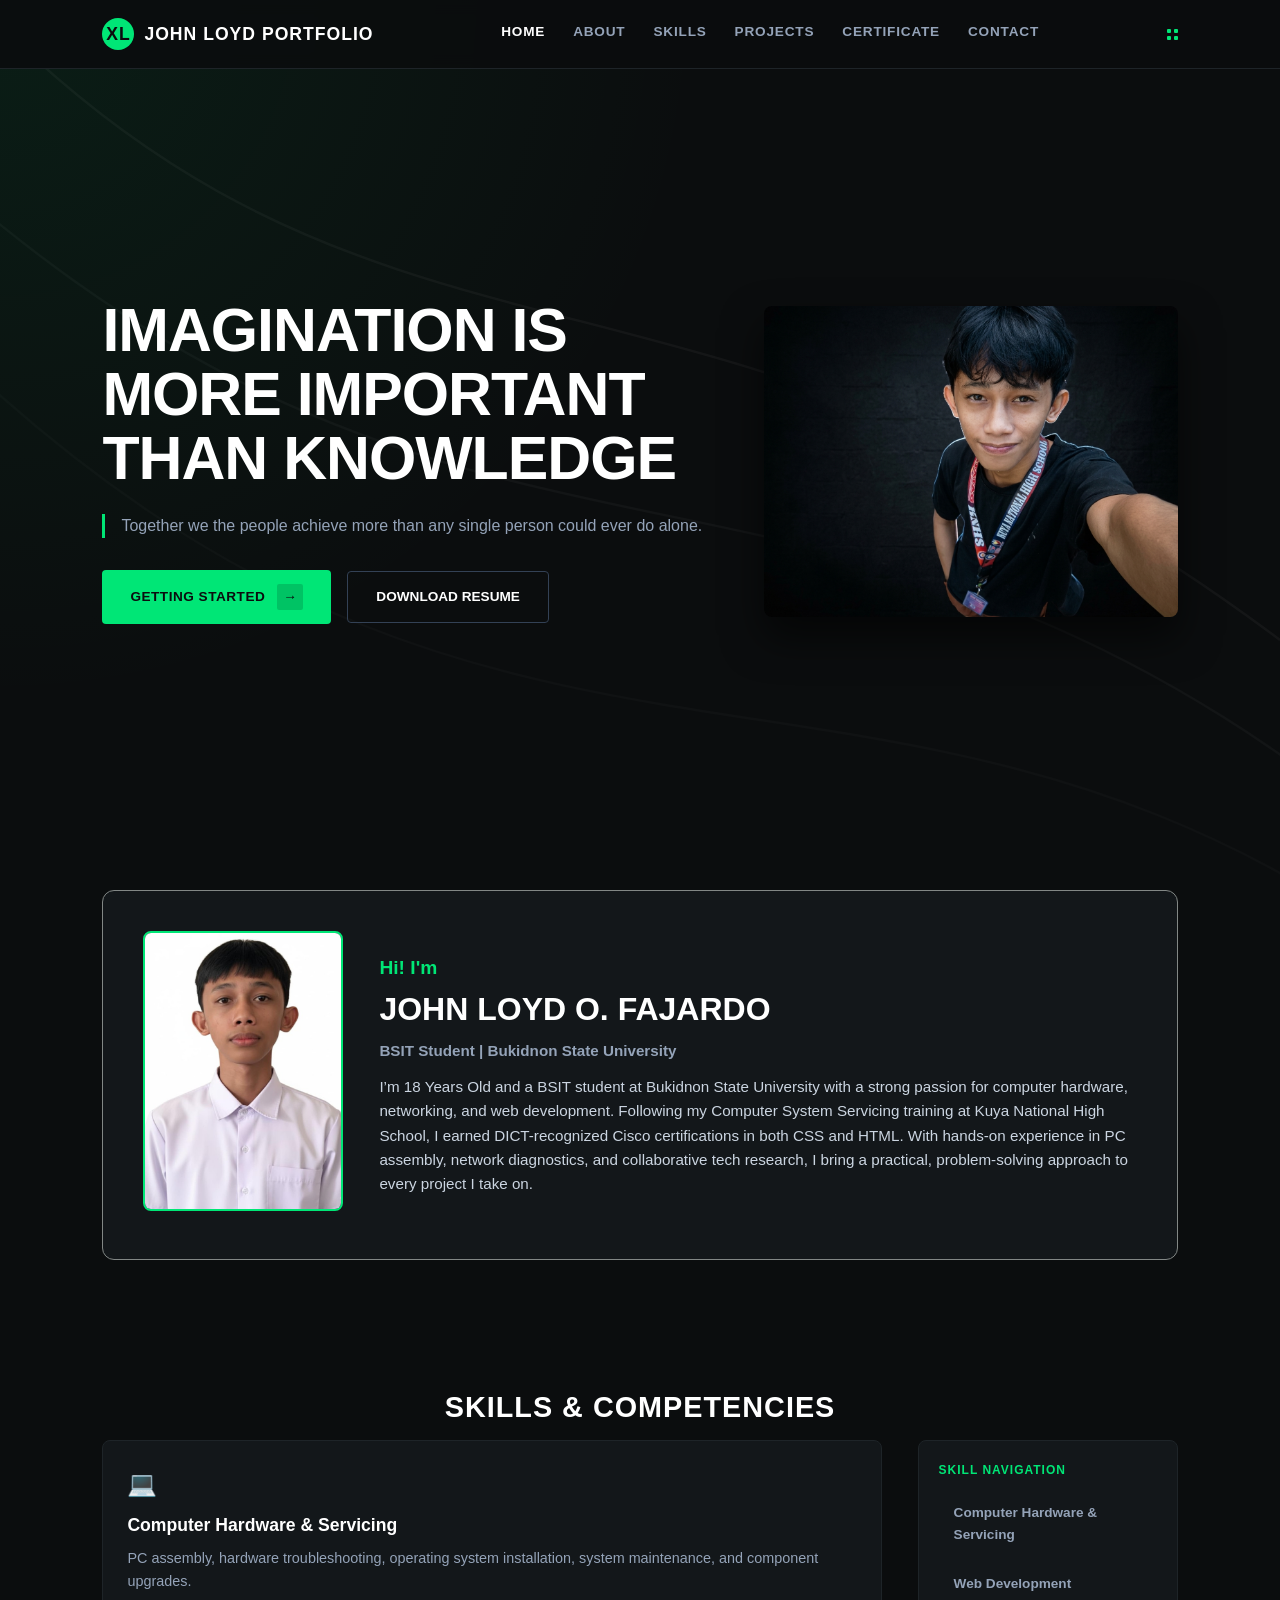
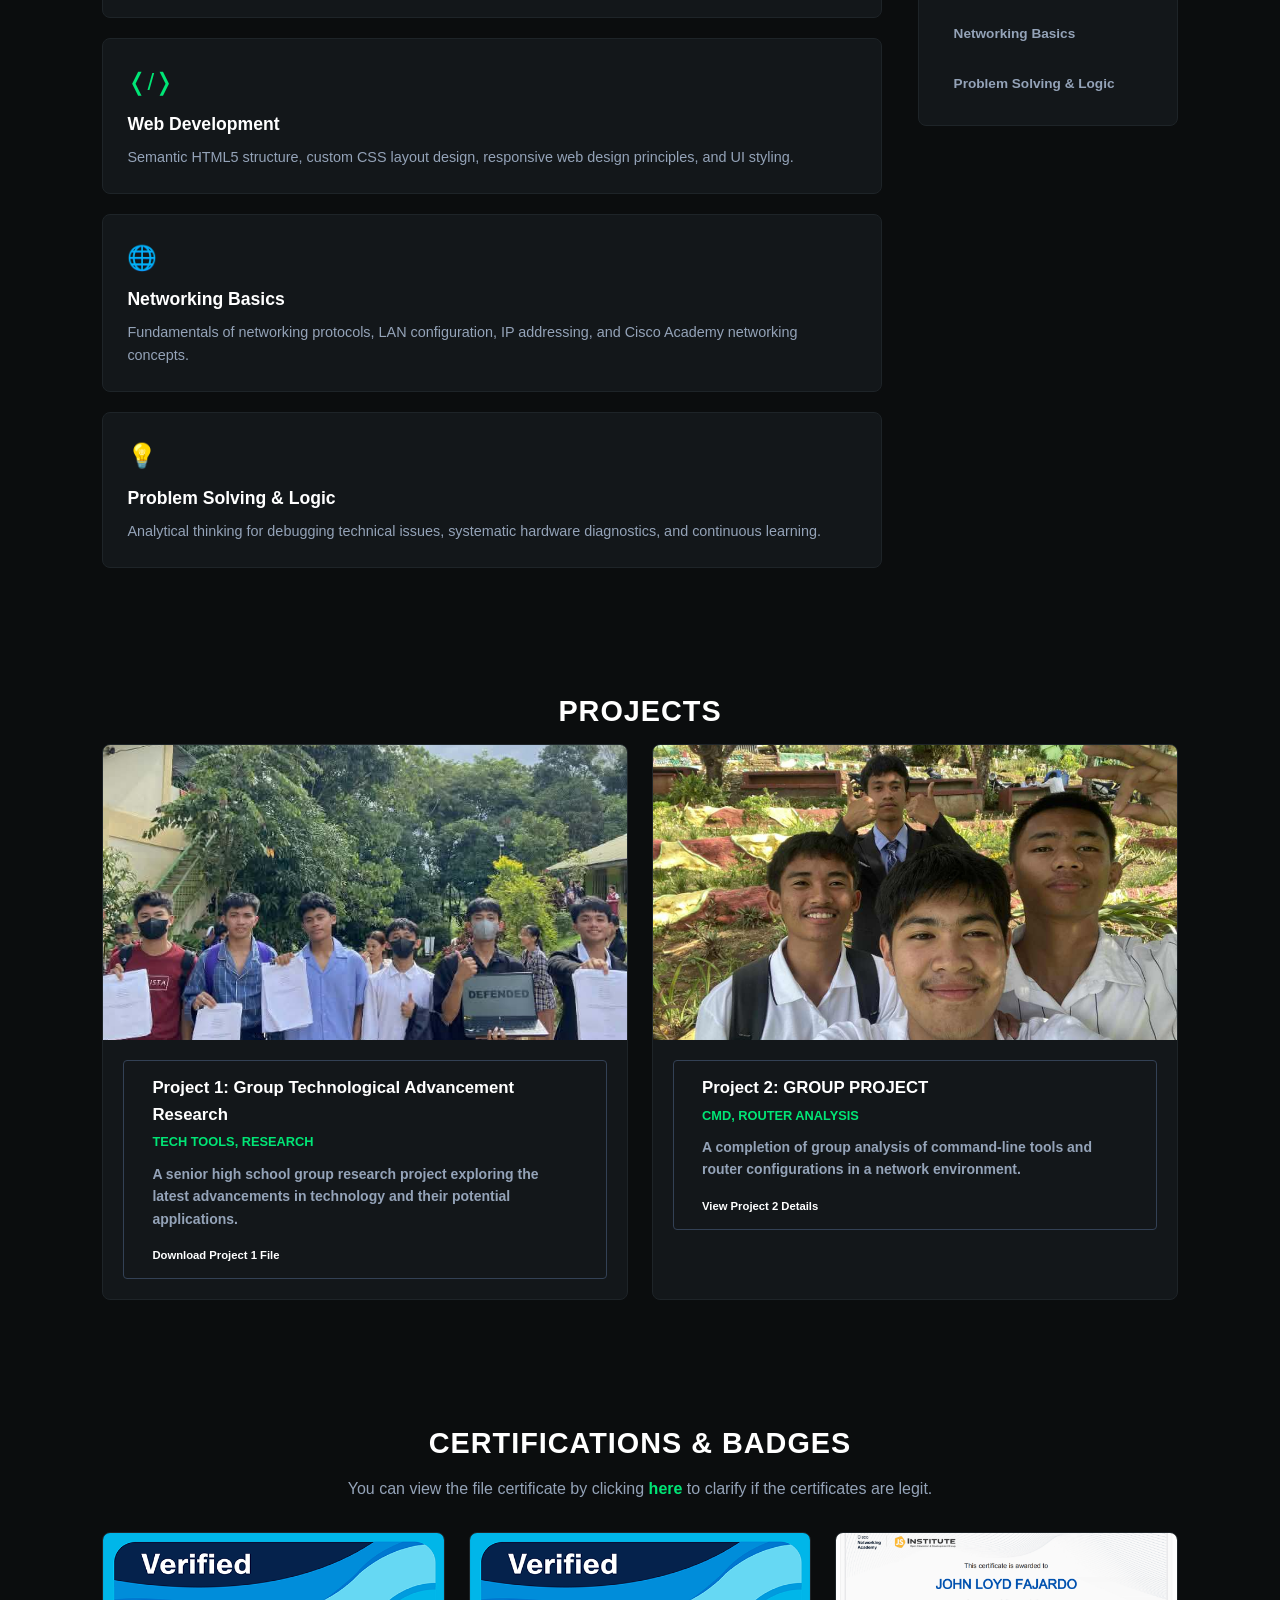
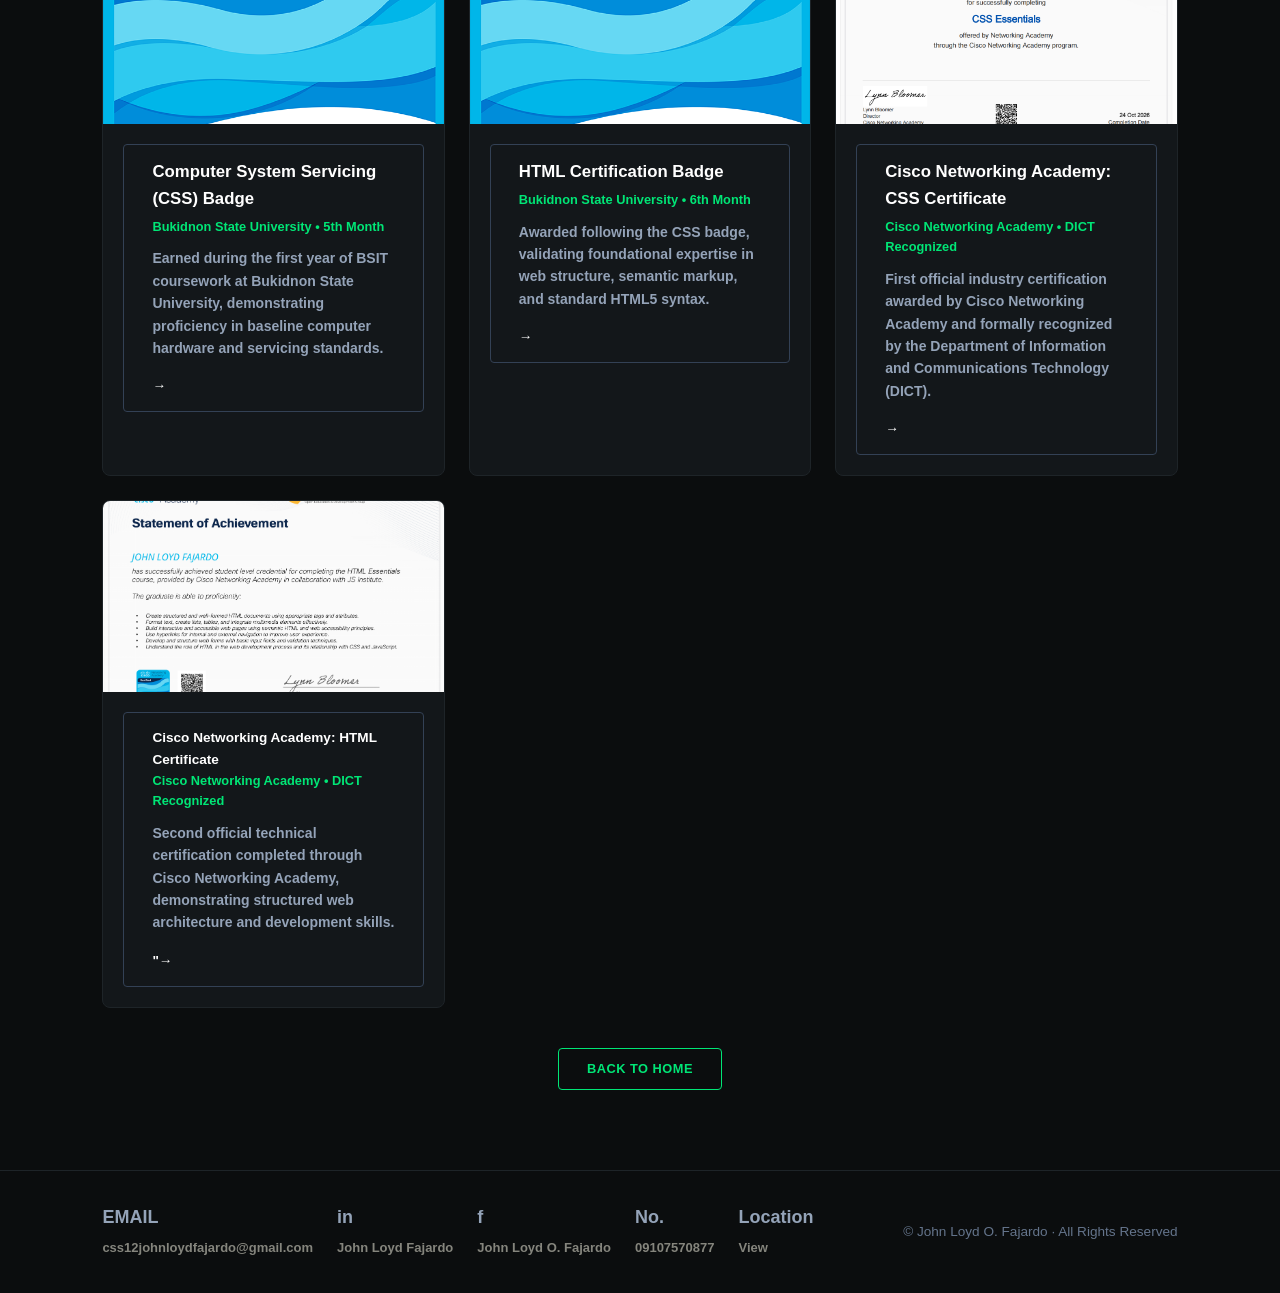
<file: index.html>
<!DOCTYPE html>
<html lang="en">
<head>
    <meta charset="UTF-8">
    <meta name="viewport" content="width=device-width, initial-scale=1.0">
    <title>Portfolio - John Loyd O. Fajardo</title>
    <link rel="stylesheet" href="css.css"/> 
</head>
<body>
        

    <!-- Header Section -->
    <header>
        <a href="#hero" class="logo">
            <span class="logo-badge">XL</span>
            <span class="logo-text">JOHN LOYD <span>PORTFOLIO</span></span>
        </a>
        <nav>
            <ul>
                <li><a href="#hero" class="active">HOME</a></li>
                <li><a href="#about">ABOUT</a></li>
                <li><a href="#skills">SKILLS</a></li>
                <li><a href="#projects">PROJECTS</a></li>
                <li><a href="#work">CERTIFICATE</a></li>
                <li><a href="#contact">CONTACT</a></li>
            </ul>
            
        </nav>
        <div class="header-actions">
           <div class="grid-menu-icon"><span></span><span></span><span></span><span></span></div>
        </div>
    </header>

    <!-- Main Content -->
    <main>
        <!-- Hero Section -->
        <section id="hero">
            <div class="hero-container">
                <div class="hero-text-content">
                    <h1 class="hero-title">IMAGINATION IS MORE IMPORTANT THAN KNOWLEDGE</h1>
                    <div class="hero-quote-box">
                        <p>Together we the people achieve more than any single person could ever do alone.</p>
                    </div>
                    <div class="hero-buttons">
                        <a href="#work" class="btn-hero-primary">GETTING STARTED <span class="arrow">&rarr;</span></a>
                        <a href="resume.html" class="btn-hero-secondary">DOWNLOAD RESUME</a>
                    </div>
                </div>
                <div class="hero-image-wrapper">
                    <img src="assets/ako bay.jpg" alt="John Loyd O. Fajardo Photo" class="hero-person-img">
                </div>
            </div>
        </section>

        <!-- About & Profile Highlight Section -->
        <section id="about">
            <div id="about-intro">
                <div class="profile-img-container">
                    <img src="assets/Screenshot_20260809-183357~2.jpg" alt="John Loyd O. Fajardo Profile Photo" class="profile-img">
                </div>
                <div class="profile-bio">
                    <h1>Hi! I'm</h1>
                    <h2>JOHN LOYD O. FAJARDO</h2>
                    <p class="subtitle">BSIT Student | Bukidnon State University</p>
                    <p class="description">
                        I’m 18 Years Old and a BSIT student at Bukidnon State University with a strong passion for computer hardware, networking, and web development. Following my Computer System Servicing training at Kuya National High School, I earned DICT-recognized Cisco certifications in both CSS and HTML. With hands-on experience in PC assembly, network diagnostics, and collaborative tech research, I bring a practical, problem-solving approach to every project I take on.
                    </p>
                </div>
            </div>
        </section>

        <!-- Skills Section with Interactive Sidebar -->
        <section id="skills">
            <h2 class="section-title">SKILLS &amp; COMPETENCIES</h2>
            
            <div class="skills-layout-container">
                <!-- Left Column: Skill Cards -->
                <div class="skills-content">
                    <div class="skill-card" id="hardware">
                        <div class="skill-icon">&#128187;</div>
                        <h3>Computer Hardware &amp; Servicing</h3>
                        <p>PC assembly, hardware troubleshooting, operating system installation, system maintenance, and component upgrades.</p>
                    </div>

                    <div class="skill-card" id="webdev">
                        <div class="skill-icon">&#10092;&#47;&#10093;</div>
                        <h3>Web Development</h3>
                        <p>Semantic HTML5 structure, custom CSS layout design, responsive web design principles, and UI styling.</p>
                    </div>

                    <div class="skill-card" id="networking">
                        <div class="skill-icon">&#127760;</div>
                        <h3>Networking Basics</h3>
                        <p>Fundamentals of networking protocols, LAN configuration, IP addressing, and Cisco Academy networking concepts.</p>
                    </div>

                    <div class="skill-card" id="problem-solving">
                        <div class="skill-icon">&#128161;</div>
                        <h3>Problem Solving &amp; Logic</h3>
                        <p>Analytical thinking for debugging technical issues, systematic hardware diagnostics, and continuous learning.</p>
                    </div>
                </div>

                <!-- Right Column: Interactive Sidebar Navigation -->
                <aside class="skills-sidebar">
                    <span class="sidebar-label">SKILL NAVIGATION</span>
                    <nav class="sidebar-nav">
                        <a href="#hardware" class="nav-item">Computer Hardware &amp; Servicing</a>
                        <a href="#webdev" class="nav-item">Web Development</a>
                        <a href="#networking" class="nav-item">Networking Basics</a>
                        <a href="#problem-solving" class="nav-item">Problem Solving &amp; Logic</a>
                    </nav>
                </aside>
            </div>
        </section>

        <!-- Projects Section -->
        <section id="projects">
            <h2 class="section-title">PROJECTS</h2>
            <div class="projects-grid">
                <article class="project-card">
                    <div class="card-img-wrapper">
                        <img src="assets/projects.jpg" alt="Project 1 Screenshot">
                    </div>
                    <div class="card-content">
                        <a href="assets/FINALLLLL-NI-FRIENDS-HAHA.docx" class="btn-hero-secondary" target="_blank">
                        <h3>Project 1: Group Technological Advancement Research</h3>
                        <p class="meta">TECH TOOLS, RESEARCH</p>
                        <p>A senior high school group research project exploring the latest advancements in technology and their potential applications.</p>
                        <!-- BALIKAN RA TAKA --><h5>Download Project 1 File</h5>
                        </a>
                    </div>
                </article>

                <article class="project-card">
                    <div class="card-img-wrapper">
                        <img src="assets/GROUP PROJECT.jpg" alt="Project 2 Screenshot">
                    </div>
                    <div class="card-content">
                        <a href="certificate.html" class="btn-hero-secondary">
                        <h3>Project 2: GROUP PROJECT</h3>
                        <p class="meta">CMD, ROUTER ANALYSIS</p>
                        <p>A completion of group analysis of command-line tools and router configurations in a network environment.</p>
                        <h5>View Project 2 Details</h5>
                        </a>
                    </div>
                </article>
            </div>
        </section>

        <!-- Selected Projects & Credentials Section -->
        <section id="work">
            <h2 class="section-title">CERTIFICATIONS &amp; BADGES</h2>
            <p class="cert-info">You can view the file certificate by clicking <a href="certificate.html" class="btn-link">here</a> to clarify if the certificates are legit.</p>
            
            <div class="projects-grid">
                <!-- Card 1: CSS Badge -->
                <article class="project-card">
                    <div class="card-img-wrapper">
                        <img src="assets/CSS.png" alt="CSS Badge">
                    </div>
                    <div class="card-content">
                         <a href="https://www.credly.com/badges/e6f68c08-15a9-4c7a-9081-e4d6766f51fa" class="btn-hero-secondary">
                        <h3>Computer System Servicing (CSS) Badge</h3>
                        <p class="meta">Bukidnon State University &bull; 5th Month</p>
                        <p>Earned during the first year of BSIT coursework at Bukidnon State University, demonstrating proficiency in baseline computer hardware and servicing standards.</p>
                        <span class="arrow">&rarr;</span></a>
                    </div>
                </article>

                <!-- Card 2: HTML Badge -->
                <article class="project-card">
                    <div class="card-img-wrapper">
                        <img src="assets/HTML.png" alt="HTML Badge">
                    </div>
                    <div class="card-content">
                        <a href="https://www.credly.com/badges/8f2b3ab8-14d4-4887-8e32-2dc9edf7d67f" class="btn-hero-secondary">
                        <h3>HTML Certification Badge</h3>
                        <p class="meta">Bukidnon State University &bull; 6th Month</p>
                        <p>Awarded following the CSS badge, validating foundational expertise in web structure, semantic markup, and standard HTML5 syntax.</p>
                        <span class="arrow">&rarr;</span></a>
                    </div>
                </article>

                <!-- Card 3: Cisco CSS Certificate -->
                <article class="project-card">
                    <div class="card-img-wrapper">
                        <img src="assets/Screenshot 2026-10-27 200902.png" alt="Cisco CSS Certificate">
                    </div>
                    <div class="card-content">
                        <a href="https://www.netacad.com/certificates/?issuanceId=e4627946-93c9-4b45-96c3-47423ff919a2" class="btn-hero-secondary">
                        <h3>Cisco Networking Academy: CSS Certificate</h3>
                        <p class="meta">Cisco Networking Academy &bull; DICT Recognized</p>
                        <p>First official industry certification awarded by Cisco Networking Academy and formally recognized by the Department of Information and Communications Technology (DICT).</p>
                        <span class="arrow">&rarr;</span></a>
                    </div>
                </article>

                <!-- Card 4: Cisco HTML Certificate -->
                <article class="project-card">
                    <div class="card-img-wrapper">
                        <img src="assets/Screenshot 2026-10-27 200957.png" alt="Cisco HTML Certificate">
                    </div>
                    <div class="card-content">
                        <a href="https://www.netacad.com/certificates/?issuanceId=49da03f1-0a9f-4d2f-a23c-14f758cf8015" class="btn-hero-secondary"
                        <h3>Cisco Networking Academy: HTML Certificate</h3>
                        <p class="meta">Cisco Networking Academy &bull; DICT Recognized</p>
                        <p>Second official technical certification completed through Cisco Networking Academy, demonstrating structured web architecture and development skills.</p>
                         "<span class="arrow">&rarr;</span></a>
                    </div>
                </article>
            </div>

            <div class="action-wrapper">
                <a href="#hero" class="btn-outline">BACK TO HOME</a>
            </div>
        </section>
    </main>

    <!-- Footer Section -->
    <footer id="contact">
        <nav>
            <ul>
                <li><a href="mailto:css12johnloydfajardo@gmail.com">EMAIL<br><strong>css12johnloydfajardo@gmail.com</strong></a></li>
                <li><a href="https://ph.linkedin.com/in/john-lloyd-fajardo-187b59421" class="btn-secondary" rel="noopener noreferrer">in<br><strong>John Loyd Fajardo</strong></a></li>
                <li><a href="https://web.facebook.com/john.loyd.fajardo.2025" target="_blank">f<br><strong>John Loyd O. Fajardo</strong></a></li>
                <li><a href="tel:09107570877">No.<br><strong>09107570877</strong></a></li>
                <li><a href="https://www.google.com/maps/@7.8142369,124.8943769,428m/data=!3m1!1e3!5m1!1e1?entry=ttu&g_ep=EgoyMDI2MTEwOC4wIKXMDSoASAFQAw%3D%3D" target="_blank">Location<br><strong>View</strong></a></li>
            </ul>
        </nav>
        <p>&copy; John Loyd O. Fajardo &middot; All Rights Reserved</p>
    </footer>

</body>
</html>
</file>
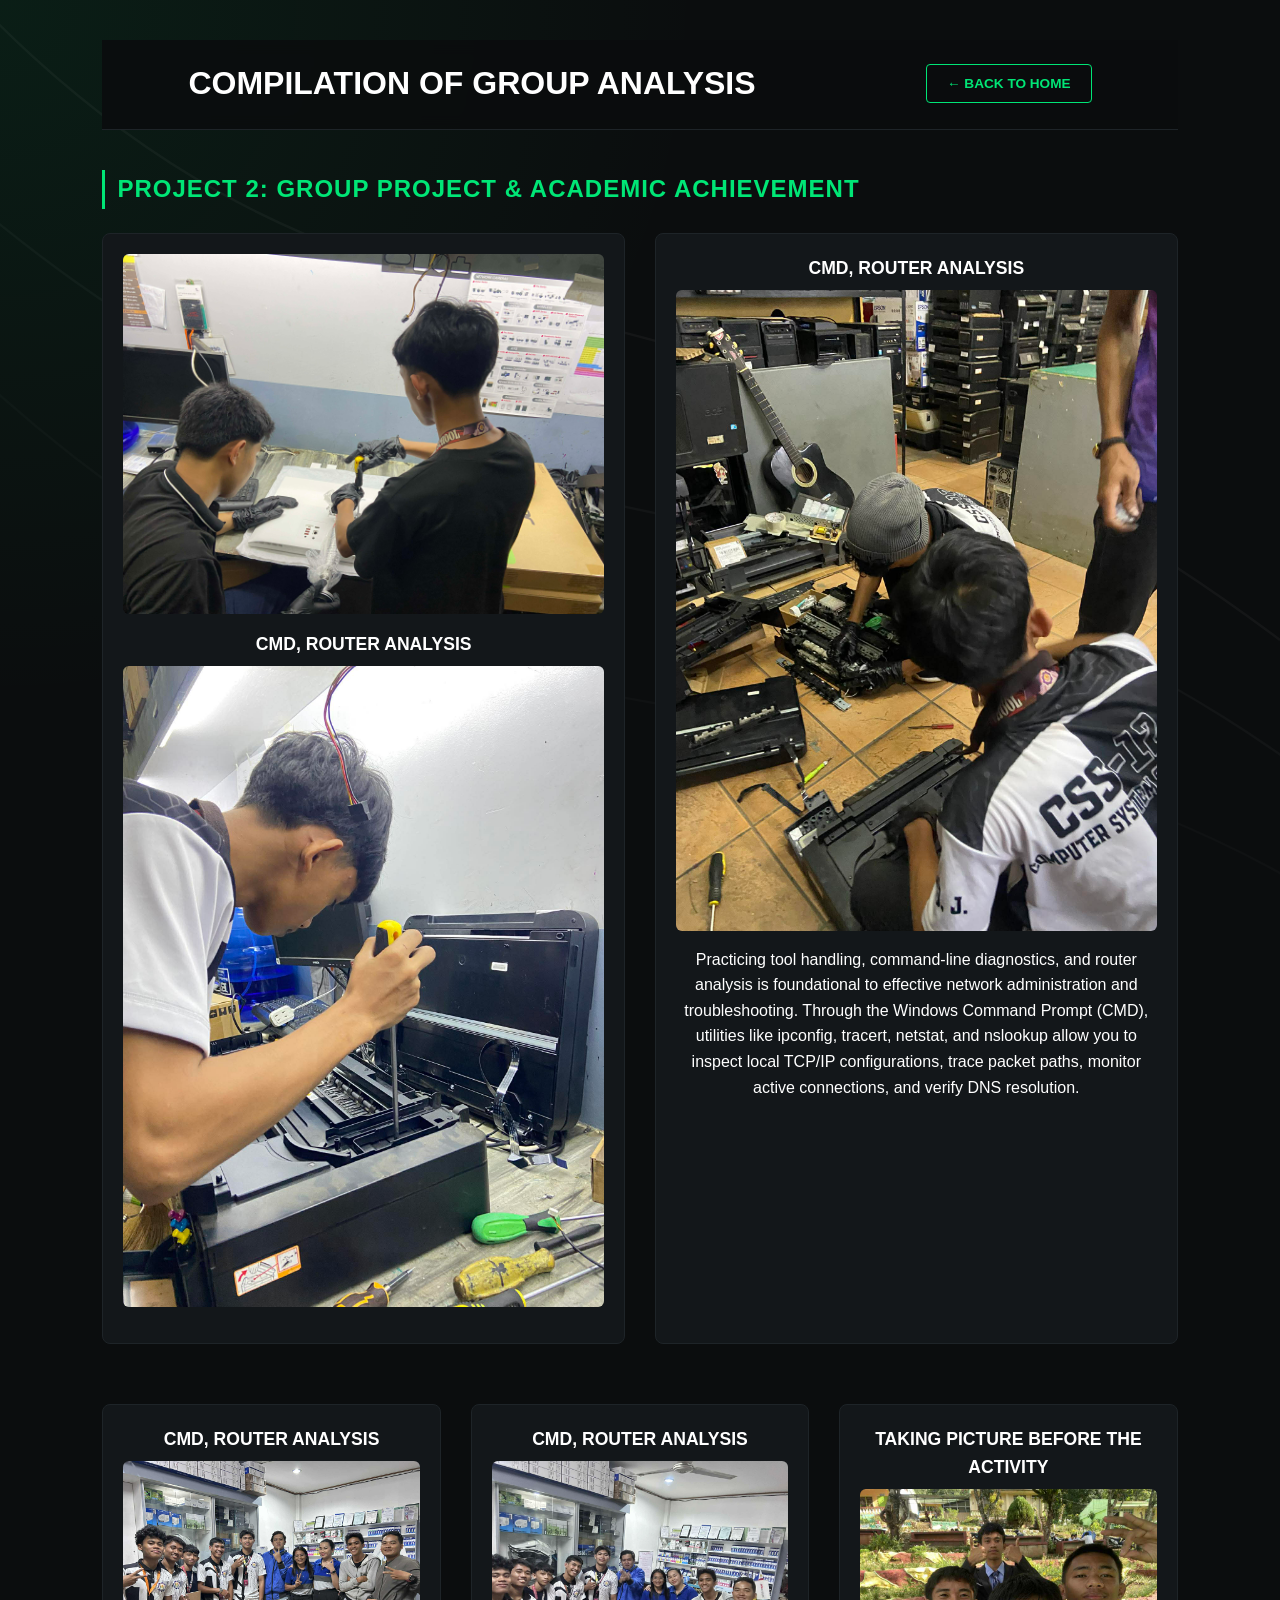
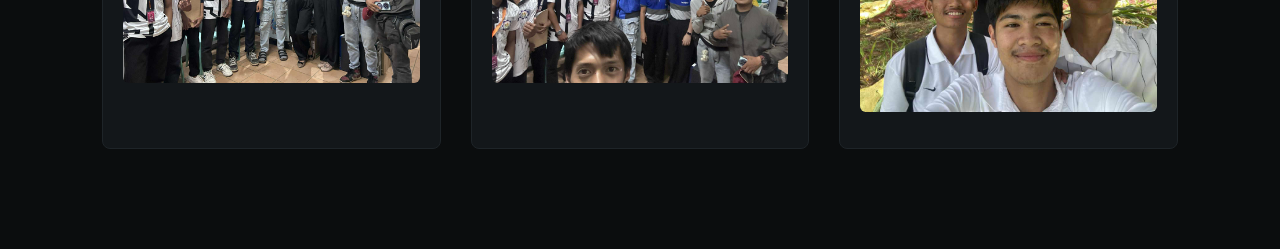
<file: certificate.html>
<!DOCTYPE html>
<html lang="en">
<head>
    <meta charset="UTF-8">
    <meta name="viewport" content="width=device-width, initial-scale=1.0">
    <title>Certificates &amp; Badges - John Loyd O. Fajardo</title>
    <link rel="stylesheet" href="css.css"/> 
    <style>
        /* ENETR NAL CSS NNASAD */
        body {
            background-color: #0b0d0e;
            color: #ffffff;
            font-family: -apple-system, BlinkMacSystemFont, "Segoe UI", Roboto, sans-serif;
            padding: 40px 8%;
        }

        .page-header {
            display: flex;
            justify-content: space-between;
            align-items: center;
            margin-bottom: 40px;
            padding-bottom: 20px;
            border-bottom: 1px solid #1e2428;
        }

        .cert-section {
            margin-bottom: 60px;
        }

        .cert-section-title {
            font-size: 1.5rem;
            color: #00e676;
            margin-bottom: 24px;
            text-transform: uppercase;
            letter-spacing: 1px;
            border-left: 3px solid #00e676;
            padding-left: 12px;
        }

        .cert-display-grid {
            display: grid;
            grid-template-columns: repeat(auto-fit, minmax(320px, 1fr));
            gap: 30px;
        }

        .cert-card-display {
            background-color: #13171a;
            border: 1px solid #1e2428;
            border-radius: 8px;
            padding: 20px;
            text-align: center;
            scroll-margin-top: 100px;
        }

        .cert-card-display:target,
        .cert-card-display:hover {
            border-color: #00e676;
            box-shadow: 0 0 20px rgba(0, 230, 118, 0.2);
        }

        .cert-card-display img {
            width: 100%;
            height: auto;
            border-radius: 6px;
            margin-bottom: 16px;
            display: block;
        }

        .cert-card-display h3 {
            font-size: 1.1rem;
            color: #ffffff;
            margin-bottom: 8px;
        }

        .btn-home {
            display: inline-block;
            border: 1px solid #00e676;
            color: #00e676;
            padding: 8px 20px;
            border-radius: 4px;
            text-decoration: none;
            font-weight: 700;
            font-size: 0.85rem;
        }

        .btn-home:hover {
            background-color: #00e676;
            color: #0b0d0e;
        }
    </style>
</head>
<body>

    <!-- Header Navigation -->
    <header class="page-header">
        <h1>COMPILATION OF GROUP ANALYSIS</h1>
        <a href="index.html" class="btn-home">&larr; BACK TO HOME</a>
    </header>

    <!-- Section 1: Academic Badges -->
    <section id="badges" class="cert-section">
        <h2 class="cert-section-title">Project 2: GROUP PROJECT &amp; Academic Achievement</h2>
        <div class="cert-display-grid">
            
            <div class="cert-card-display" id="vid-stupid">
                <img src="assets/received_686449191206800.jpeg" alt="Cisco HTML Certificate">
                <h3>CMD, ROUTER ANALYSIS</h3>
                <img src="assets/received_1537189490927037.jpeg" alt="Cisco HTML Certificate">
            </div>

            <div class="cert-card-display" id="html-badge">
                <h3>CMD, ROUTER ANALYSIS</h3>
                <img src="assets/received_790392647374879.jpeg" alt="HTML Badge">
                <p>Practicing tool handling, command-line diagnostics, and router analysis is foundational to effective network administration and troubleshooting.
                 Through the Windows Command Prompt (CMD), utilities like ipconfig, tracert, netstat, and nslookup allow you to inspect local TCP/IP configurations, trace packet paths, monitor active connections, and verify DNS resolution.</p>
            </div>

        </div>
    </section>

    <!-- Section 2: Industry Certificates -->
    <section id="certificate" class="cert-section">
        <div class="cert-display-grid">

            <div class="cert-card-display" id="cisco-css">
                <h3>CMD, ROUTER ANALYSIS</h3>
                <img src="assets/Messenger_creation_49131674-88B7-4811-BA00-6C720FC34CEF.jpeg" alt="Cisco CSS Certificate">
            </div>

            <div class="cert-card-display" id="cisco-html">
                <h3>CMD, ROUTER ANALYSIS</h3>
                <img src="assets/Messenger_creation_2EEE57EE-84D9-4904-B0B3-42981F5AF9D8.jpeg" alt="Cisco HTML Certificate">
            </div>

            <div class="cert-card-display" id="group-photo">
                <h3>TAKING PICTURE BEFORE THE ACTIVITY</h3>
                <img src="assets/GROUP PROJECT.jpg" alt="Cisco HTML Certificate">
            </div>

        </div>
    </section>

</body>
</html>
</file>
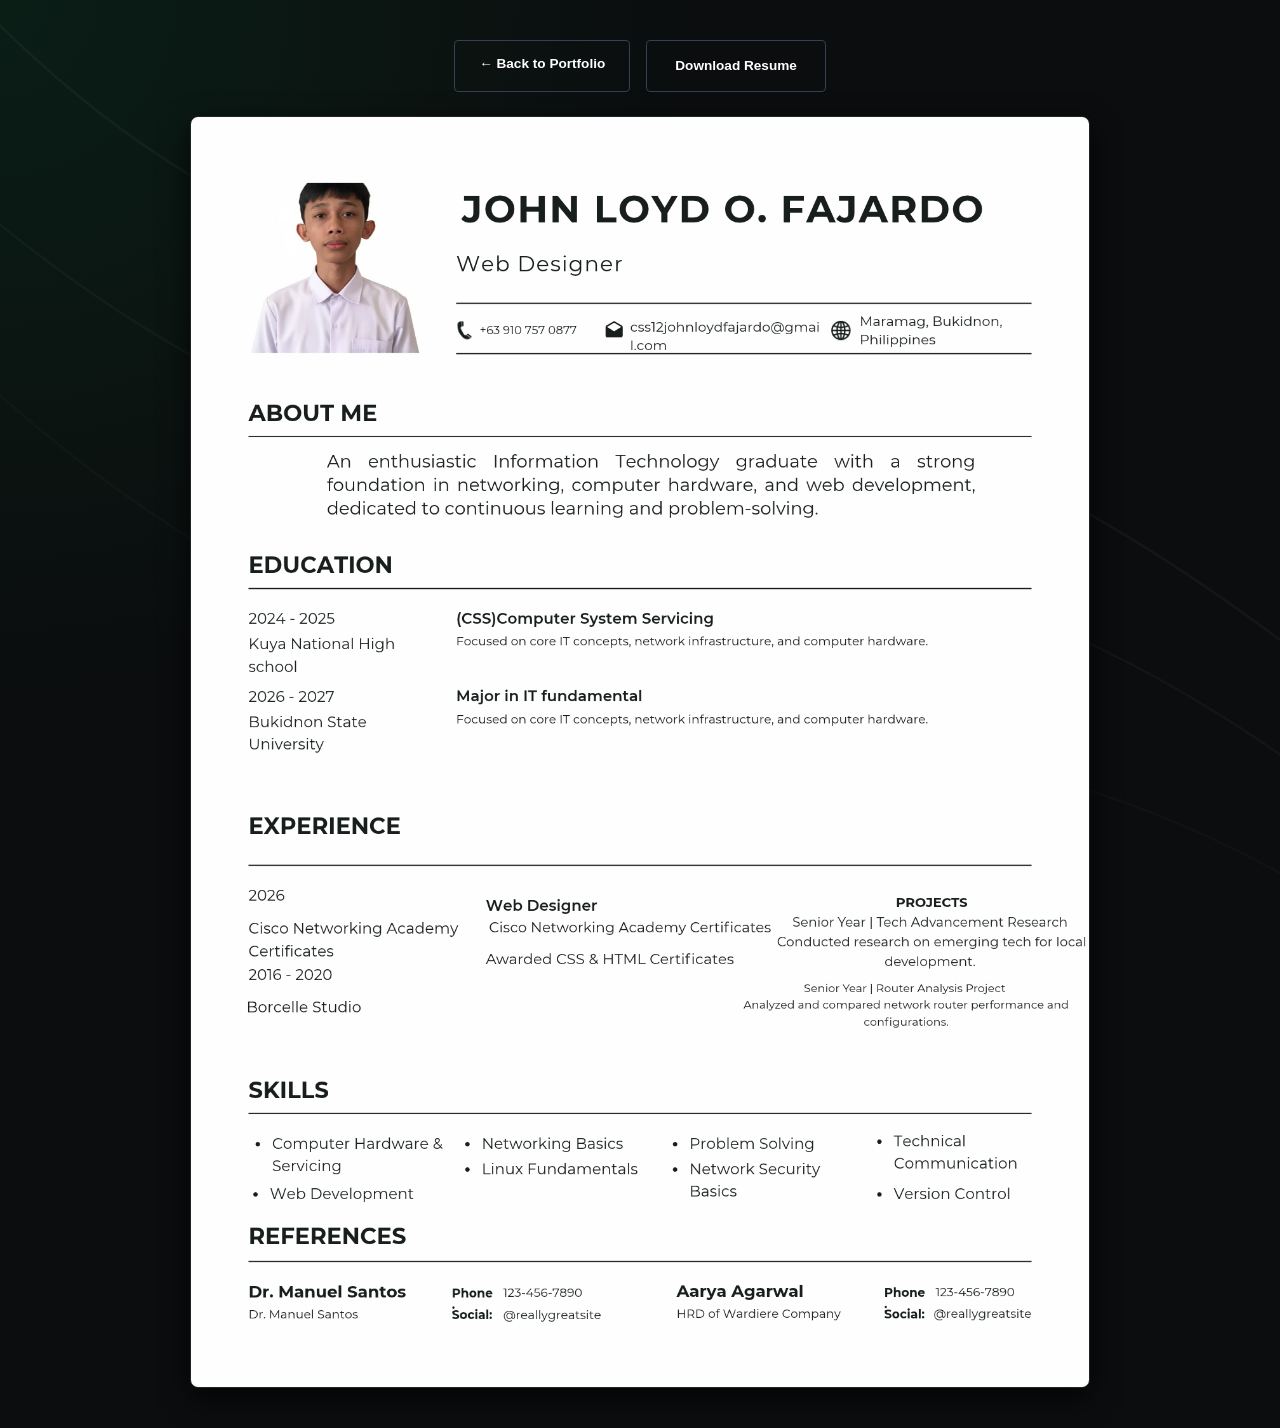
<file: resume.html>
<!DOCTYPE html>
<html lang="en">
<head>
    <meta charset="UTF-8">
    <meta name="viewport" content="width=device-width, initial-scale=1.0">
    <title>Resume - John Loyd O. Fajardo</title>
    <link rel="stylesheet" href="css.css"/>
    <!-- Internal CSS -->
    <style>
        * {
            margin: 0;
            padding: 0;
            box-sizing: border-box;
        }

        body {
            background-color: #0b0d0e;
            color: #ffffff;
            font-family: -apple-system, BlinkMacSystemFont, "Segoe UI", Roboto, sans-serif;
            min-height: 100vh;
            display: flex;
            flex-direction: column;
            align-items: center;
            justify-content: center;
            padding: 40px 20px;
        }

        /* Top Bar Actions */
        .action-bar {
            margin-bottom: 24px;
            display: flex;
            gap: 16px;
        }

        .btn {
            display: inline-block;
            padding: 12px 24px;
            border-radius: 4px;
            font-size: 0.85rem;
            font-weight: 700;
            text-decoration: none;
            cursor: pointer;
        }

        .btn-primary {
            background-color: #00e676;
            color: #0b0d0e;
            border: none;
        }

        .btn-primary:hover {
            box-shadow: 0 0 15px rgba(0, 230, 118, 0.4);
            transform: translateY(-2px);
        }

        .btn-secondary {
            background-color: transparent;
            color: #ffffff;
            border: 1px solid #334155;
        }

        .btn-secondary:hover {
            background-color: #1e293b;
        }

        /* Resume Image Container */
        #resume {
            max-width: 900px;
            width: 100%;
            display: flex;
            justify-content: center;
            box-shadow: 0 10px 30px rgba(0, 0, 0, 0.7);
            border-radius: 8px;
            overflow: hidden;
            border: 1px solid #1e2428;
        }

        #resume img {
            width: 100%;
            height: auto;
            display: block;
        }
    </style>
</head>
<body>

    <!-- Action Buttons -->
    <div class="action-bar">
        <a href="index.html" class="btn btn-secondary">&larr; Back to Portfolio</a>
        <!-- Forces direct download of the image file -->
        <a href="assets/FINALLLLL-NI-FRIENDS-HAHA.docx" class="btn-hero-secondary" target="_blank">Download Resume</a>
    </div>

    <!-- Resume Image Display -->
    <section id="resume">
        <img src="assets/Black and White Clean Professional A4 Resume.png" alt="John Loyd O. Fajardo Resume">
    </section>

</body>
</html>
</file>
<file: css.css>
/* Enable Smooth Scrolling */
html {
    scroll-behavior: smooth;
}

* {
    margin: 0;
    padding: 0;
    box-sizing: border-box;
}

body {
    font-family: -apple-system, BlinkMacSystemFont, "Segoe UI", Roboto, "Helvetica Neue", Arial, sans-serif;
    color: #ffffff;
    line-height: 1.6;
    background-color: #0b0d0e;
    
    /* Topographic SVG Lines pattern layered over dark background */
    background-image: 
        radial-gradient(circle at top left, rgba(0, 230, 118, 0.08), transparent 45%),
        url("data:image/svg+xml,%3Csvg xmlns='http://www.w3.org/2000/svg' width='800' height='800' viewBox='0 0 800 800'%3E%3Cpath d='M-100,-100 C200,300 400,100 800,400' fill='none' stroke='rgba(255,255,255,0.04)' stroke-width='1.5'/%3E%3Cpath d='M-100,50 C300,450 500,200 900,550' fill='none' stroke='rgba(255,255,255,0.03)' stroke-width='1.5'/%3E%3Cpath d='M-50,200 C350,600 600,300 1000,700' fill='none' stroke='rgba(255,255,255,0.02)' stroke-width='1.5'/%3E%3C/svg%3E");
    background-repeat: no-repeat;
    background-position: top left;
    background-size: cover;
    background-attachment: fixed;
}

/* Top Announcement Bar */
.top-bar {
    display: flex;
    justify-content: space-between;
    align-items: center;
    background-color: #171c1e;
    padding: 8px 8%;
    font-size: 0.75rem;
    color: #94a3b8;
    border-bottom: 1px solid #23292d;
}

.top-bar-left {
    display: flex;
    align-items: center;
    gap: 8px;
}

.top-bar-left .chat-icon {
    background-color: #00e676;
    color: #0b0d0e;
    border-radius: 50%;
    width: 22px;
    height: 22px;
    display: inline-flex;
    align-items: center;
    justify-content: center;
    font-weight: bold;
    font-size: 0.7rem;
}

.top-bar-right {
    display: flex;
    align-items: center;
    gap: 20px;
}

.social-links a {
    color: #94a3b8;
    text-decoration: none;
    margin-left: 10px;
    font-weight: bold;
}

.btn-contact {
    background-color: #00e676;
    color: #0b0d0e;
    padding: 6px 14px;
    border-radius: 4px;
    text-decoration: none;
    font-weight: 700;
    font-size: 0.75rem;
}

header {
    display: flex;
    justify-content: space-between;
    align-items: center;
    background-color: rgba(11, 13, 14, 0.95);
    backdrop-filter: blur(8px);
    padding: 18px 8%;
    border-bottom: 1px solid #1e2428;
    position: sticky;
    top: 0;
    z-index: 1000;
}

header .logo {
    display: flex;
    align-items: center;
    gap: 10px;
    text-decoration: none;
    color: #ffffff;
    font-weight: 800;
    font-size: 1.1rem;
    letter-spacing: 1px;
}

.logo-badge {
    background-color: #00e676;
    color: #0b0d0e;
    border-radius: 50%;
    width: 32px;
    height: 32px;
    display: flex;
    align-items: center;
    justify-content: center;
    font-weight: 900;
}

header nav ul {
    display: flex;
    list-style: none;
    gap: 28px;
}

header nav a {
    text-decoration: none;
    color: #94a3b8;
    font-size: 0.85rem;
    font-weight: 700;
    letter-spacing: 0.8px;
}

header nav a:hover,
header nav a.active {
    color: #ffffff;
}

header nav a.active::after {
    content: '';
    display: block;
    width: 100%;
    height: 2px;
    margin-top: 4px;
}

.header-actions {
    display: flex;
    align-items: center;
    gap: 16px;
}

.grid-menu-icon {
    display: grid;
    grid-template-columns: repeat(2, 4px);
    gap: 3px;
    cursor: pointer;
}

.grid-menu-icon span {
    width: 4px;
    height: 4px;
    background-color: #00e676;
    border-radius: 1px;
}

/* Hero Section */
#hero {
    padding: 80px 8% 60px;
    min-height: 85vh;
    display: flex;
    align-items: center;
}

.hero-container {
    display: flex;
    align-items: center;
    justify-content: space-between;
    width: 100%;
    gap: 40px;
}

.hero-text-content {
    flex: 1.2;
    max-width: 650px;
}

.hero-title {
    font-size: 3.8rem;
    font-weight: 900;
    line-height: 1.05;
    letter-spacing: -1px;
    color: #ffffff;
    text-transform: uppercase;
    margin-bottom: 24px;
}

.hero-quote-box {
    border-left: 3px solid #00e676;
    padding-left: 16px;
    margin-bottom: 32px;
}

.hero-quote-box p {
    font-size: 1rem;
    color: #94a3b8;
    line-height: 1.5;
}

.hero-buttons {
    display: flex;
    gap: 16px;
    align-items: center;
}

.btn-hero-primary {
    display: inline-flex;
    align-items: center;
    gap: 12px;
    background-color: #00e676;
    color: #0b0d0e;
    padding: 14px 28px;
    border-radius: 4px;
    text-decoration: none;
    font-size: 0.85rem;
    font-weight: 800;
    letter-spacing: 0.5px;
}

.btn-hero-primary:hover {
    transform: translateY(-2px);
    box-shadow: 0 0 20px rgba(0, 230, 118, 0.4);
}

.btn-hero-primary .arrow {
    background: rgba(0, 0, 0, 0.15);
    padding: 2px 6px;
    border-radius: 2px;
}

.btn-hero-secondary {
    display: inline-block;
    border: 1px solid #334155;
    color: #ffffff;
    padding: 14px 28px;
    border-radius: 4px;
    text-decoration: none;
    font-size: 0.85rem;
    font-weight: 700;
}

.btn-hero-secondary:hover {
    background-color: #1e293b;
}

.hero-image-wrapper {
    flex: 0.8;
    display: flex;
    justify-content: flex-end;
}

.hero-person-img {
    max-width: 100%;
    max-height: 520px;
    object-fit: cover;
    border-radius: 8px;
    box-shadow: 0 20px 40px rgba(0, 0, 0, 0.6);
}

/* Profile / Bio Section */
#about {
    padding: 60px 8%;
}

#about-intro {
    background-color: #13171a;
    border: 1px solid #1e2428;
    border-radius: 12px;
    padding: 40px;
    display: flex;
    align-items: center;
    transform: translateY(-4px);
    border-color: #828785;
    gap: 36px;
}

.profile-img {
    width: 200px;
    height: 280px;
    object-fit: cover;
    border-radius: 8px;
    border: 2px solid #00e676;
}

.profile-bio h1 {
    font-size: 1.2rem;
    color: #00e676;
}

.profile-bio h2 {
    font-size: 2rem;
    font-weight: 800;
    color: #ffffff;
    margin-bottom: 4px;
}

.profile-bio .subtitle {
    font-size: 0.95rem;
    color: #94a3b8;
    font-weight: 600;
    margin-bottom: 12px;
}

.profile-bio .description {
    font-size: 0.95rem;
    color: #cbd5e1;
    line-height: 1.6;
}

/* Skills Section Layout */
#skills {
    padding: 60px 8%;
}

.skills-layout-container {
    display: flex;
    gap: 36px;
    align-items: flex-start;
}

.skills-content {
    flex: 1;
    display: flex;
    flex-direction: column;
    gap: 20px;
}

.skill-card {
    background-color: #13171a;
    border: 1px solid #1e2428;
    border-radius: 8px;
    padding: 24px;
    scroll-margin-top: 100px;
}

.skill-card:target,
.skill-card:hover {
    border-color: #00e676;
    box-shadow: 0 0 15px rgba(0, 230, 118, 0.15);
}

.skill-icon {
    font-size: 1.5rem;
    margin-bottom: 8px;
    color: #00e676;
}

.skill-card h3 {
    font-size: 1.1rem;
    font-weight: 700;
    color: #ffffff;
    margin-bottom: 8px;
}

.skill-card p {
    font-size: 0.9rem;
    color: #94a3b8;
}

/* Sidebar Navigation */
.skills-sidebar {
    width: 260px;
    position: sticky;
    top: 90px;
    background-color: #13171a;
    border: 1px solid #1e2428;
    border-radius: 8px;
    padding: 20px;
}

.sidebar-label {
    display: block;
    font-size: 0.75rem;
    font-weight: 700;
    letter-spacing: 1px;
    color: #00e676;
    margin-bottom: 12px;
}

.sidebar-nav {
    display: flex;
    flex-direction: column;
    gap: 8px;
}

.sidebar-nav .nav-item {
    text-decoration: none;
    font-weight: 600;
    font-size: 0.85rem;
    color: #94a3b8;
    padding: 10px 12px;
    border-radius: 4px;
    border-left: 3px solid transparent;
}

.sidebar-nav .nav-item:hover {
    background-color: #1a2024;
    color: #585c5a;
    border-left-color: #00e676;
    transform: translateX(4px);
}

/* Projects & Credentials Section */
#projects {
    padding: 60px 8% 20px;
}

#work {
    padding: 60px 8% 80px;
}

.section-title {
    text-align: center;
    font-size: 1.8rem;
    font-weight: 800;
    letter-spacing: 1px;
    color: #ffffff;
    margin-bottom: 10px;
}

.cert-info {
    text-align: center;
    color: #94a3b8;
    margin-bottom: 30px;
}

.btn-link {
    color: #00e676;
    font-weight: bold;
    text-decoration: none;
}

.projects-grid {
    display: grid;
    grid-template-columns: repeat(auto-fit, minmax(300px, 1fr));
    gap: 24px;
    margin-bottom: 40px;
}

.project-card {
    align-items: right;
    align-items: flex-start;
    background-color: #13171a;
    border: 1px solid #1e2428;
    border-radius: 8px;
    overflow: hidden;
}

.project-card:hover {
    transform: translateY(-4px);
    border-color: #00e676;
}

.card-img-wrapper {
    width: 100%;
    aspect-ratio: 16 / 9;
    overflow: hidden;
    background-color: #0f1214;
}

.card-img-wrapper img {
    width: 100%;
    height: 100%;
    object-fit: cover;
}

.card-content {
    padding: 20px;
}

.card-content h3 {
    font-size: 1.05rem;
    font-weight: 700;
    color: #ffffff;
    margin-bottom: 4px;
}

.card-content .meta {
    font-size: 0.8rem;
    color: #00e676;
    font-weight: 600;
    margin-bottom: 10px;
}

.card-content p {
    font-size: 0.875rem;
    color: #94a3b8;
    margin-bottom: 16px;
}

.action-wrapper {
    text-align: center;
}

.btn-outline {
    display: inline-block;
    border: 1px solid #00e676;
    color: #00e676;
    padding: 10px 28px;
    border-radius: 4px;
    text-decoration: none;
    font-size: 0.8rem;
    font-weight: 700;
    letter-spacing: 0.5px;
}

.btn-outline:hover {
    background-color: #00e676;
    color: #0b0d0e;
}

/* Footer Section */
footer {
    display: flex;
    justify-content: space-between;
    align-items: center;
    padding: 32px 8%;
    border-top: 1px solid #1e2428;
    font-size: 0.85rem;
    color: #64748b;
    background-color: #0b0d0e;
}

footer nav ul {
    display: flex;
    list-style: none;
    gap: 24px;
}

footer nav a {
    color: #94a3b8;
    text-decoration: none;
    transition: color 0.2s ease;
    font-weight: bold;
    font-size: large;
}

footer nav a strong {
    color: #85857d;
    font-size: small;
}

footer nav a:hover {
    color: #00e676;
}

/* Responsive Layout */
@media (max-width: 992px) {
    .hero-container {
        flex-direction: column;
        text-align: center;
    }

    .hero-title {
        font-size: 2.8rem;
    }

    .hero-quote-box {
        border-left: none;
        border-top: 2px solid #00e676;
        padding-left: 0;
        padding-top: 12px;
    }

    .hero-buttons {
        justify-content: center;
    }

    .hero-image-wrapper {
        justify-content: center;
    }
}

@media (max-width: 768px) {
    .top-bar, header, footer {
        flex-direction: column;
        gap: 12px;
        text-align: center;
    }

    #about-intro {
        flex-direction: column;
        text-align: center;
    }

    .skills-layout-container {
        flex-direction: column-reverse;
    }

    .skills-sidebar {
        width: 100%;
        position: static;
    }
}

/* =========================================
   SMOOTH PAGE & SCROLL TRANSITIONS (NO JS)
   ========================================= */

/* 1. Cross-page fade transition between HTML files */
@view-transition {
    navigation: auto;
}

::view-transition-old(root),
::view-transition-new(root) {
    animation-duration: 0.45s;
    animation-timing-function: ease-in-out;
}

/* 2. Smooth fade-in on page load */
@keyframes pageFadeIn {
    from {
        opacity: 0;
        transform: translateY(8px);
    }
    to {
        opacity: 1;
        transform: translateY(0);
    }
}

main, .page-header, .cert-section, .action-bar, #resume {
    animation: pageFadeIn 0.6s ease-out forwards;
}

/* 3. Smooth scroll-reveal animation for cards */
@keyframes scrollReveal {
    from {
        opacity: 0;
        transform: translateY(30px) scale(0.98);
    }
    to {
        opacity: 1;
        transform: translateY(0) scale(1);
    }
}

#about-intro, .skill-card, .project-card, .cert-card-display {
    animation: scrollReveal linear both;
    animation-timeline: view();
    animation-range: entry 5% cover 25%;
}

/* 4. Smooth interactive hover transitions */
.project-card, 
.skill-card, 
.cert-card-display, 
.btn-hero-primary, 
.btn-hero-secondary, 
.btn-outline, 
.btn-home, 
.btn,
header nav a,
.sidebar-nav .nav-item {
    transition: transform 0.35s cubic-bezier(0.22, 1, 0.36, 1),
                box-shadow 0.35s ease,
                border-color 0.35s ease,
                background-color 0.35s ease,
                color 0.3s ease;
}
</file>
